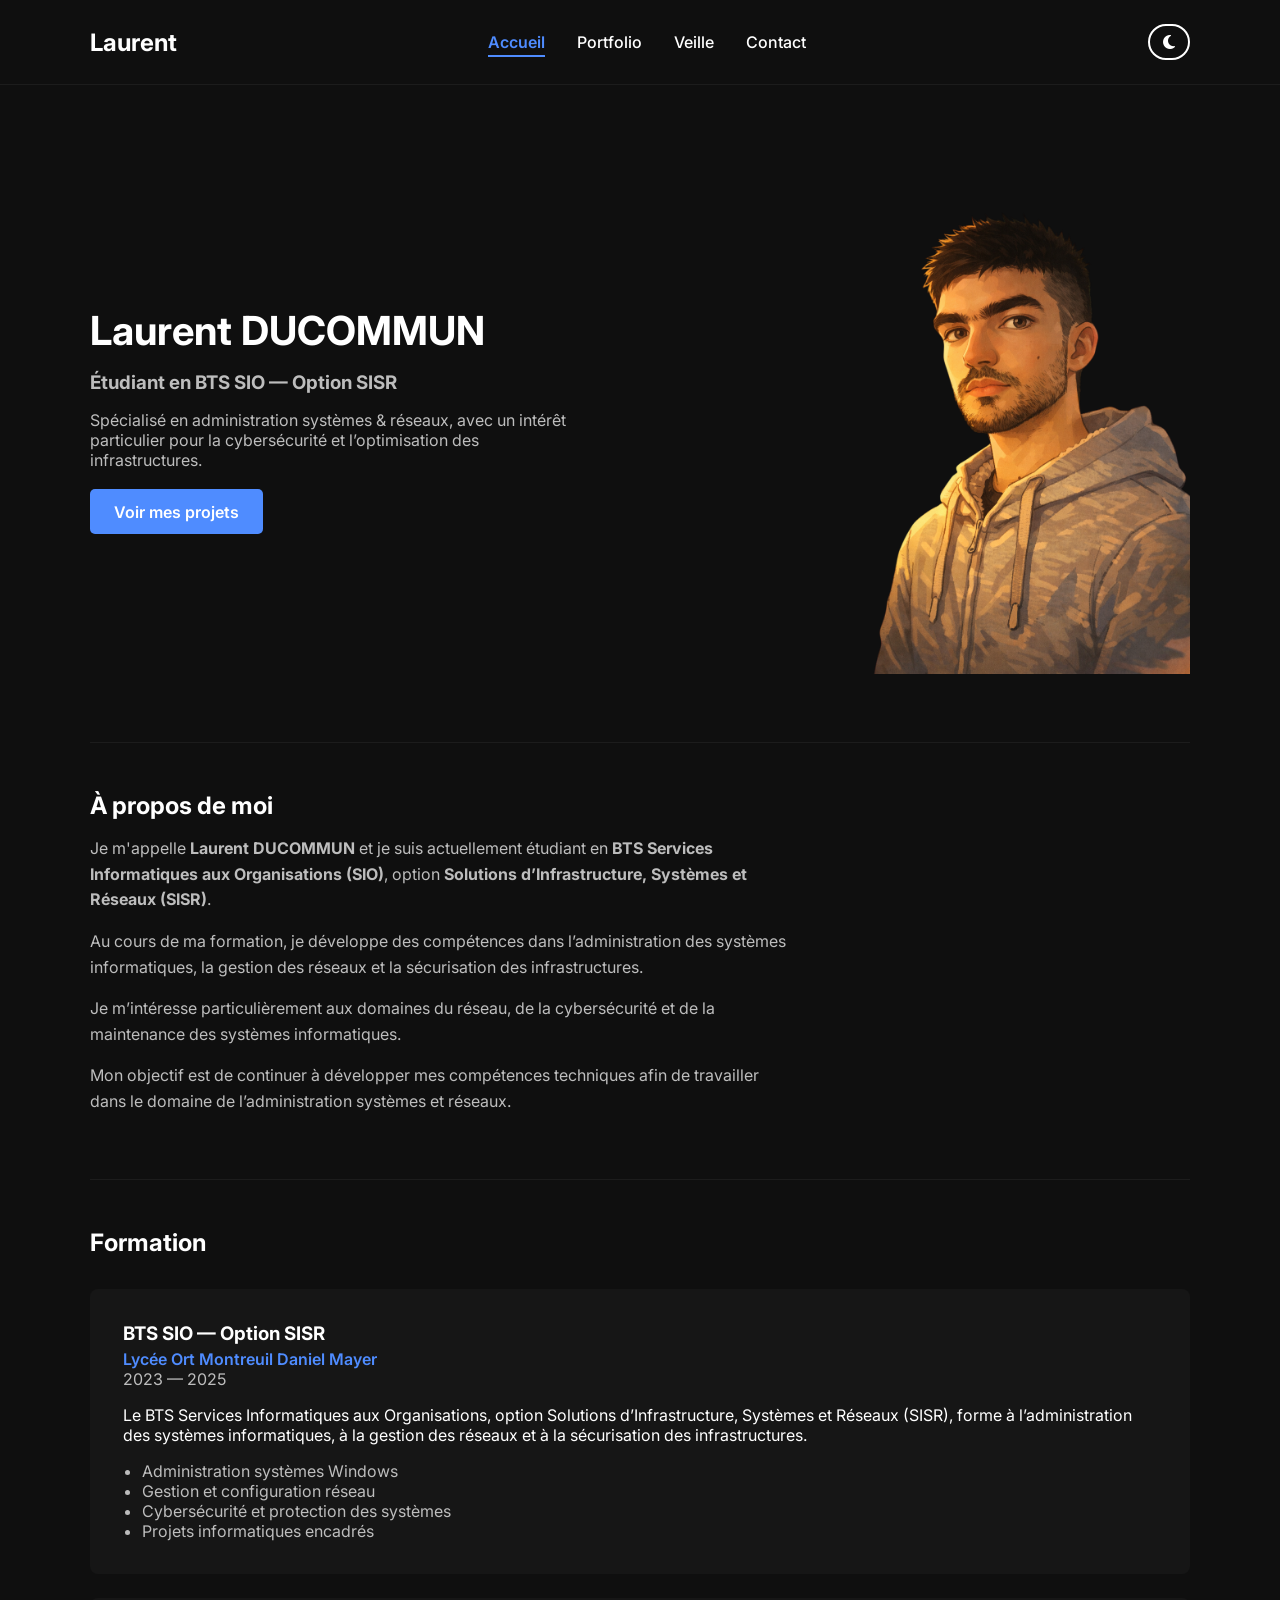
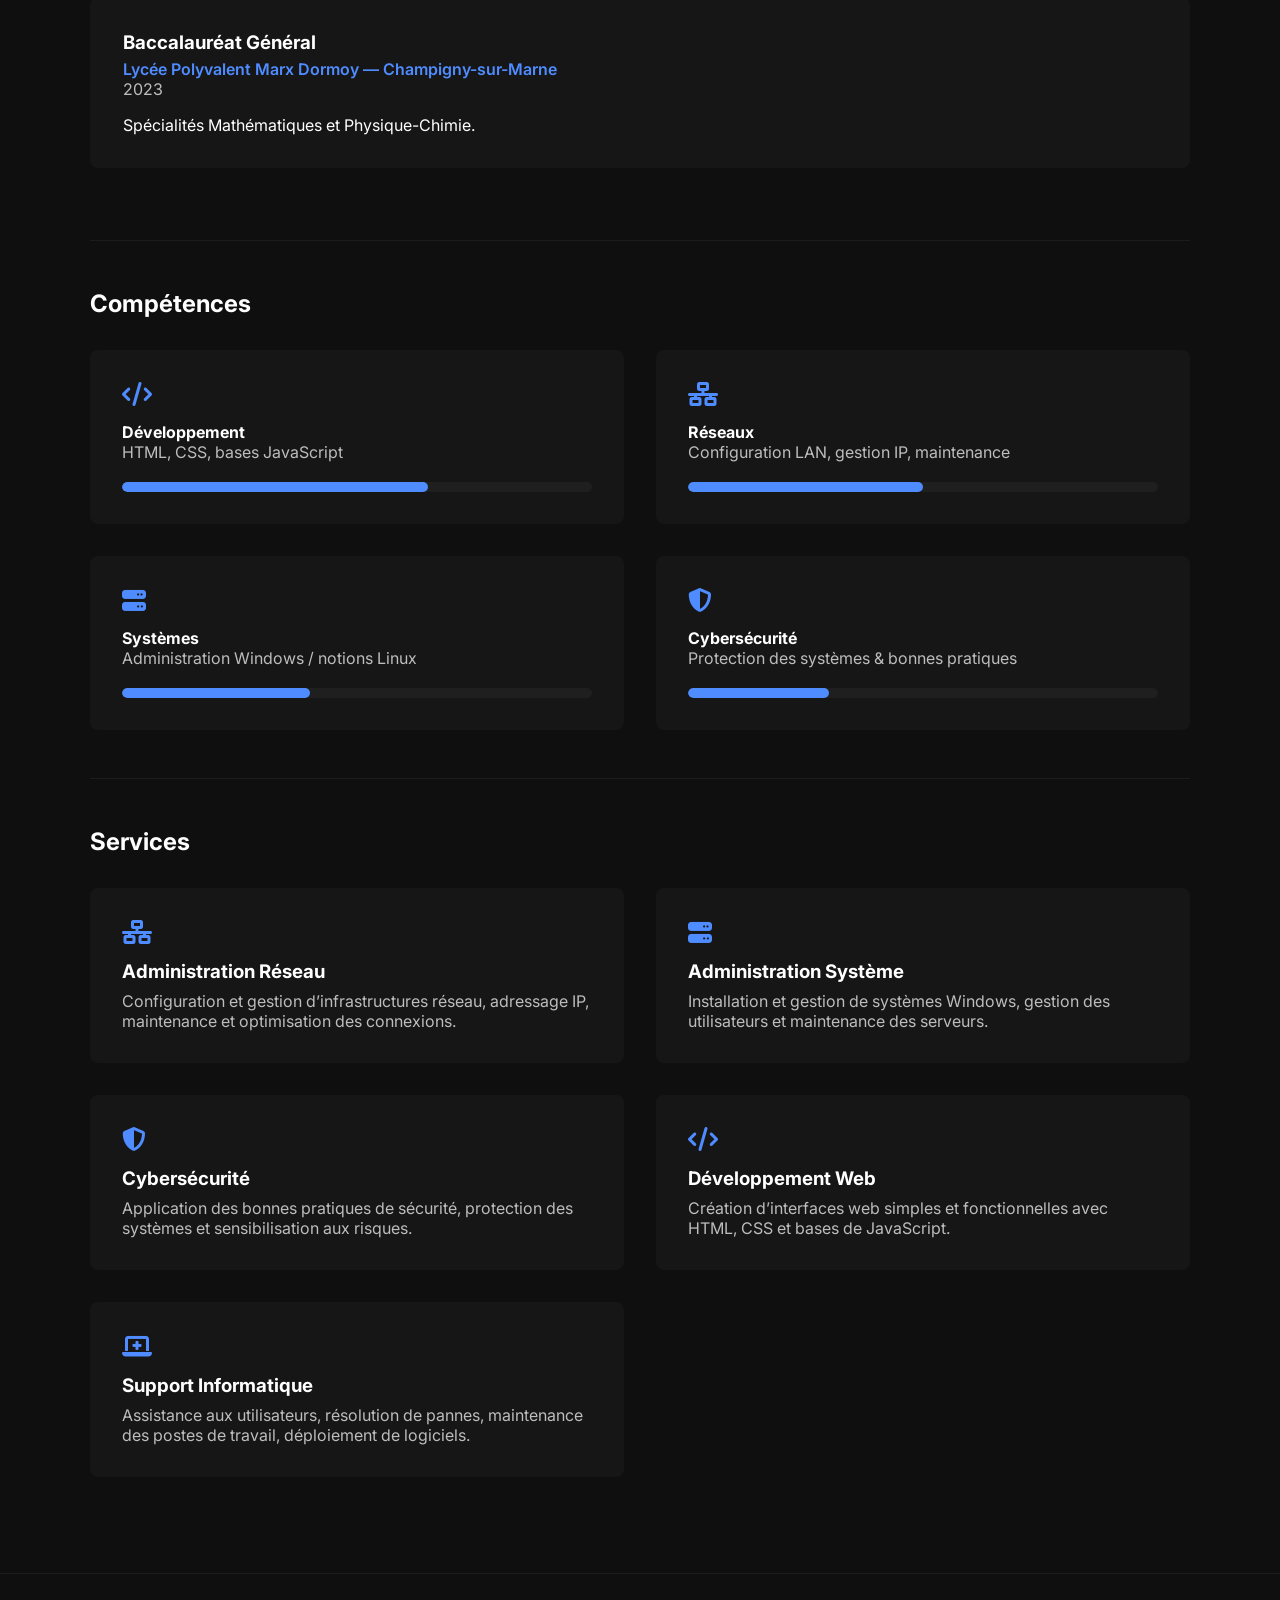
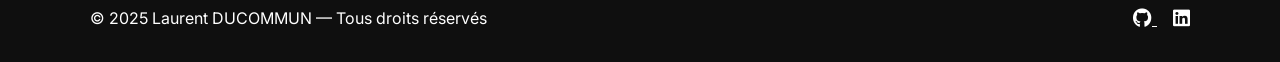
<file: index.html>
<!DOCTYPE html>
<html lang="fr">
<head>
    <meta charset="UTF-8">
    <meta name="viewport" content="width=device-width, initial-scale=1.0">
    <meta name="description" content="Portfolio de Laurent DUCOMMUN, étudiant en BTS SIO option SISR. Spécialisé en administration systèmes et réseaux, cybersécurité.">
    <title>Laurent DUCOMMUN | Portfolio</title>
    <link rel="icon" href="data:image/svg+xml,<svg xmlns='http://www.w3.org/2000/svg' viewBox='0 0 100 100'><text y='.9em' font-size='90'>💻</text></svg>">
    <link rel="stylesheet" href="style.css">
    <link rel="stylesheet" href="https://cdnjs.cloudflare.com/ajax/libs/font-awesome/6.6.0/css/all.min.css">
</head>

<body>

<header>
    <nav class="container navbar">
        <h2 class="logo-text">Laurent</h2>
        <ul class="nav-links">
            <li><a href="index.html" class="active">Accueil</a></li>
            <li><a href="portfolio.html">Portfolio</a></li>
            <li><a href="veille.html">Veille</a></li>
            <li><a href="contact.html">Contact</a></li>
        </ul>
        <button class="theme-toggle" id="themeToggle" aria-label="Changer de thème">
            <i class="fas fa-moon"></i>
        </button>
    </nav>
</header>

<main>

    <!-- HERO -->
    <section class="hero container">
        <div class="hero-left">
            <h1>Laurent DUCOMMUN</h1>
            <h3>Étudiant en BTS SIO — Option SISR</h3>
            <p>
                Spécialisé en administration systèmes & réseaux, 
                avec un intérêt particulier pour la cybersécurité 
                et l’optimisation des infrastructures.
            </p>

            <a href="portfolio.html" class="btn-primary">
                Voir mes projets
            </a>
        </div>

        <div class="hero-right">
            <img src="./images/Personne1.png" alt="Laurent">
        </div>
    </section>

    <!-- ABOUT -->
    <section class="about container">
    <h2>À propos de moi</h2>
        <div class="about-content">
            <p>
            Je m'appelle <strong>Laurent DUCOMMUN</strong> et je suis actuellement étudiant
            en <strong>BTS Services Informatiques aux Organisations (SIO)</strong>,
            option <strong>Solutions d’Infrastructure, Systèmes et Réseaux (SISR)</strong>.
            </p>
            <p>
            Au cours de ma formation, je développe des compétences dans
            l’administration des systèmes informatiques, la gestion des réseaux
            et la sécurisation des infrastructures.
            </p>
            <p>
            Je m’intéresse particulièrement aux domaines du réseau, de la
            cybersécurité et de la maintenance des systèmes informatiques.
            </p>
            <p>
            Mon objectif est de continuer à développer mes compétences techniques
            afin de travailler dans le domaine de l’administration systèmes
            et réseaux.
            </p>
        </div>
    </section>

    <!-- FORMATION / EDUCATION -->
    <section class="education fade-in">

    <h2>Formation</h2>
    
    <div class="education-card">
        <h3>BTS SIO — Option SISR</h3>

        <p class="education-school">
        Lycée Ort Montreuil Daniel Mayer
        </p>

        <p class="education-date">
        2023 — 2025
        </p>

        <p>
        Le BTS Services Informatiques aux Organisations, option
        Solutions d’Infrastructure, Systèmes et Réseaux (SISR),
        forme à l’administration des systèmes informatiques,
        à la gestion des réseaux et à la sécurisation des infrastructures.
        </p>

        <ul>
        <li>Administration systèmes Windows</li>
        <li>Gestion et configuration réseau</li>
        <li>Cybersécurité et protection des systèmes</li>
        <li>Projets informatiques encadrés</li>
        </ul>
    </div>

    <div class="education-card">
        <h3>Baccalauréat Général</h3>

        <p class="education-school">
        Lycée Polyvalent Marx Dormoy — Champigny-sur-Marne
        </p>

        <p class="education-date">
        2023
        </p>

        <p>
        Spécialités Mathématiques et Physique-Chimie.
        </p>
    </div>

    </section>

    <!-- SKILLS -->
    <section class="skills fade-in">
        <h2>Compétences</h2>

        <div class="skills-grid">
            <div class="skill-card">
                <i class="fa-solid fa-code"></i>
                <h4>Développement</h4>
                <p>HTML, CSS, bases JavaScript</p>
                <br>
                <div class="progress-bar">
                <div class="progress" style="width: 65%;"></div></div>
            </div>

            <div class="skill-card">
                <i class="fa-solid fa-network-wired"></i>
                <h4>Réseaux</h4>
                <p>Configuration LAN, gestion IP, maintenance</p>
                <br>
                <div class="progress-bar">
                <div class="progress" style="width:50%;"></div></div>
            </div>

            <div class="skill-card">
                <i class="fa-solid fa-server"></i>
                <h4>Systèmes</h4>
                <p>Administration Windows / notions Linux</p>
                <br>
                <div class="progress-bar">
                <div class="progress" style="width:40%;"></div></div>
            </div>

            <div class="skill-card">
                <i class="fa-solid fa-shield-halved"></i>
                <h4>Cybersécurité</h4>
                <p>Protection des systèmes & bonnes pratiques</p>
                <br>
                <div class="progress-bar">
                <div class="progress" style="width:30%;"></div></div>
            </div>
        </div>
    </section>

    <!-- SERVICE -->
    <section class="services fade-in">

        <h2>Services</h2>

            <div class="services-grid">

            <div class="service-card">
                <i class="fa-solid fa-network-wired"></i>
                <h3>Administration Réseau</h3>
                <p>
                Configuration et gestion d’infrastructures réseau,
                adressage IP, maintenance et optimisation des connexions.
                </p>

            </div>

            <div class="service-card">
                <i class="fa-solid fa-server"></i>
                <h3>Administration Système</h3>
                <p>
                Installation et gestion de systèmes Windows,
                gestion des utilisateurs et maintenance des serveurs.
                </p>
            </div>

            <div class="service-card">
                <i class="fa-solid fa-shield-halved"></i>
                <h3>Cybersécurité</h3>
                <p>
                Application des bonnes pratiques de sécurité,
                protection des systèmes et sensibilisation aux risques.
                </p>
            </div>

            <div class="service-card">
                <i class="fa-solid fa-code"></i>
                <h3>Développement Web</h3>
                <p>
                Création d’interfaces web simples et fonctionnelles
                avec HTML, CSS et bases de JavaScript.
                </p>
            </div>

            <div class="service-card">
                <i class="fa-solid fa-laptop-medical"></i>
                <h3>Support Informatique</h3>
                <p>
                Assistance aux utilisateurs, résolution de pannes, 
                maintenance des postes de travail, 
                déploiement de logiciels.
                </p>
            </div>

        </div>

    </section>

</main>

<footer>
    <div class="container footer-content">
        <p>© 2025 Laurent DUCOMMUN — Tous droits réservés</p>

        <div class="social-links">
            <a href="https://github.com/Guidelau814" target="_blank">
                <i class="fab fa-github"></i>
            </a>
            <a href="https://www.linkedin.com/in/laurent-ducommun-251586281" target="_blank">
                <i class="fab fa-linkedin"></i>
            </a>
        </div>
    </div>
</footer>

<script src="script.js"></script>

</body>
</html>
</file>
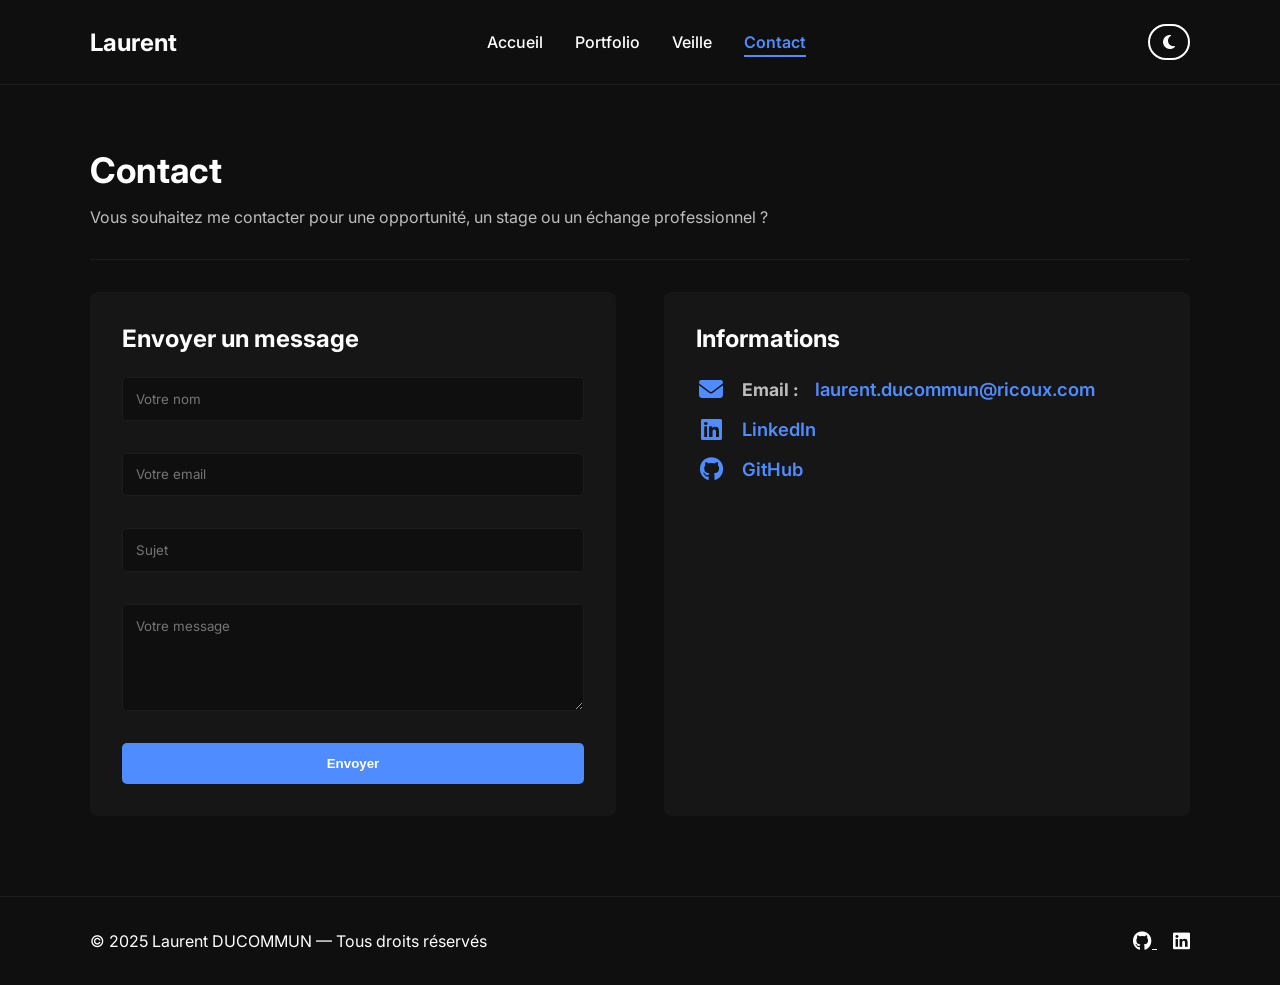
<file: contact.html>
<!DOCTYPE html>
<html lang="fr">
<head>
    <meta charset="UTF-8">
    <meta name="viewport" content="width=device-width, initial-scale=1.0">
    <meta name="description" content="Contactez Laurent DUCOMMUN - Étudiant en BTS SIO. Opportunités, stages et échanges professionnels.">
    <title>Contact | Laurent DUCOMMUN</title>
    <link rel="icon" href="data:image/svg+xml,<svg xmlns='http://www.w3.org/2000/svg' viewBox='0 0 100 100'><text y='.9em' font-size='90'>💻</text></svg>">
    <link rel="stylesheet" href="style.css">
    <link rel="stylesheet" href="https://cdnjs.cloudflare.com/ajax/libs/font-awesome/6.6.0/css/all.min.css">
</head>

<body>

<header>
    <nav class="container navbar">
        <h2 class="logo-text">Laurent</h2>
        <ul class="nav-links">
            <li><a href="index.html">Accueil</a></li>
            <li><a href="portfolio.html">Portfolio</a></li>
            <li><a href="veille.html">Veille</a></li>
            <li><a href="contact.html" class="active">Contact</a></li>
        </ul>
        <button class="theme-toggle" id="themeToggle" aria-label="Changer de thème">
            <i class="fas fa-moon"></i>
        </button>
    </nav>
</header>

<main class="container">

    <section class="contact-header">
        <h1>Contact</h1>
        <p>
            Vous souhaitez me contacter pour une opportunité, un stage ou un échange professionnel ?
        </p>
    </section>

    <section class="contact-content">

        <!-- FORMULAIRE -->
        <div class="contact-form">
            <h2>Envoyer un message</h2>

            <form action="https://formspree.io/f/mgopwdlb" method="POST">
                <input type="text" name="nom" placeholder="Votre nom" required>
                <input type="email" name="email" placeholder="Votre email" required>
                <input type="text" name="sujet" placeholder="Sujet" required>
                <textarea name="message" placeholder="Votre message" rows="5" required></textarea>
                <button type="submit">Envoyer</button>
            </form>
        </div>

        <!-- INFOS DIRECTES -->
        <div class="contact-info">
            <h2>Informations</h2>

            <p><i class="fa-solid fa-envelope"></i> <strong>Email :</strong> <a href="mailto:laurent.ducommun@ricoux.com">laurent.ducommun@ricoux.com</a> <!-- REMPLACE PAR TON EMAIL --></p>

            <p>
                <i class="fab fa-linkedin"></i>
                <a href="https://www.linkedin.com/in/laurent-ducommun-251586281" target="_blank">
                    LinkedIn
                </a>
            </p>

            <p>
                <i class="fab fa-github"></i>
                <a href="https://github.com/Guidelau814" target="_blank">
                    GitHub
                </a>
            </p>

        </div>

    </section>

</main>

<footer>
    <div class="container footer-content">
        <p>© 2025 Laurent DUCOMMUN — Tous droits réservés</p>

        <div class="social-links">
            <a href="https://github.com/Guidelau814" target="_blank">
                <i class="fab fa-github"></i>
            </a>
            <a href="https://www.linkedin.com/in/laurent-ducommun-251586281" target="_blank">
                <i class="fab fa-linkedin"></i>
            </a>
        </div>
    </div>
</footer>

<!-- BACK ON TOP -->

<button id="backToTop">⬆</button>

<script src="script.js"></script>

</body>
</html>
</file>
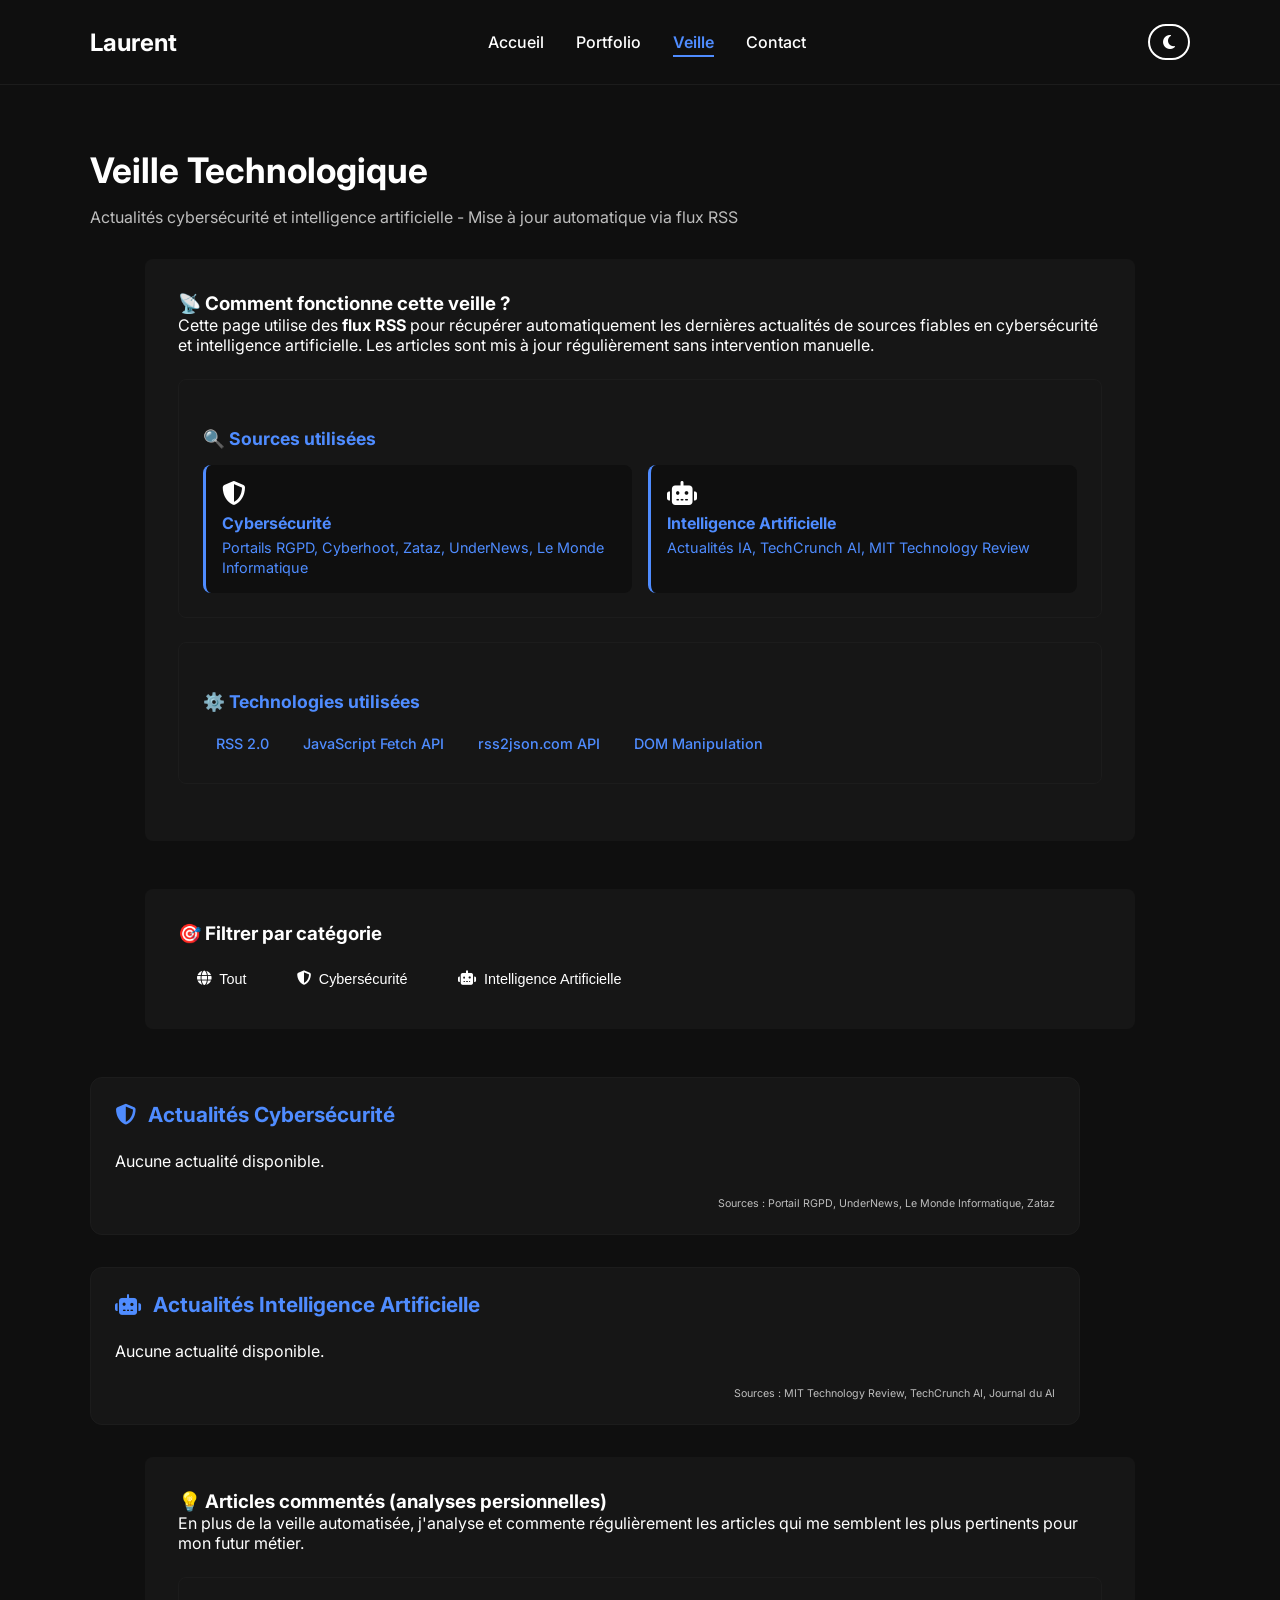
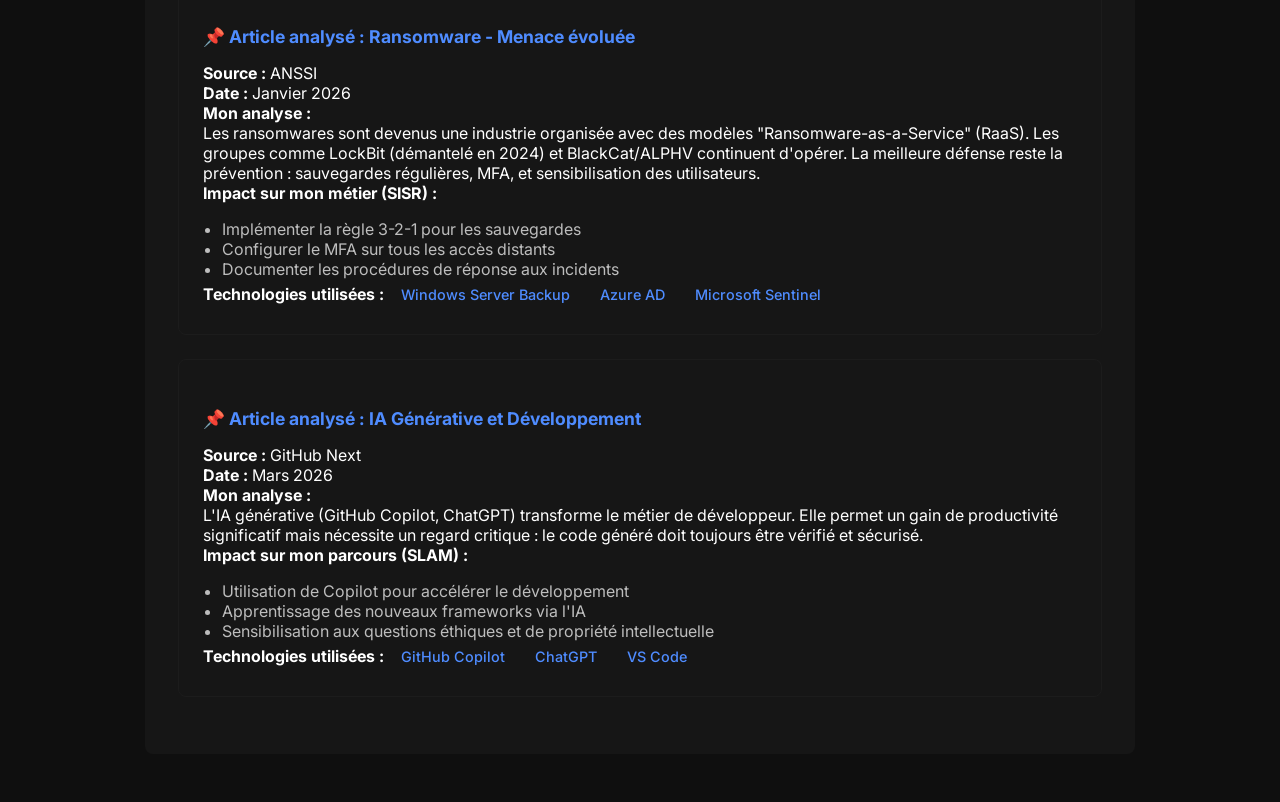
<file: veille.html>
<!DOCTYPE html>
<html lang="fr">
<head>
    <meta charset="UTF-8">
    <meta name="viewport" content="width=device-width, initial-scale=1.0">
    <meta name="description" content="Veille technologique de Laurent DUCOMMUN - Cybersécurité et Intelligence Artificielle">
    <title>Veille Technologique | Laurent DUCOMMUN</title>
    <link rel="icon" href="data:image/svg+xml,<svg xmlns='http://www.w3.org/2000/svg' viewBox='0 0 100 100'><text y='.9em' font-size='90'>💻</text></svg>">
    <link rel="stylesheet" href="style.css">
    <link rel="stylesheet" href="https://cdnjs.cloudflare.com/ajax/libs/font-awesome/6.6.0/css/all.min.css">
</head>

<body>

<header>
    <nav class="container navbar">
        <h2 class="logo-text">Laurent</h2>
        <ul class="nav-links">
            <li><a href="index.html">Accueil</a></li>
            <li><a href="portfolio.html">Portfolio</a></li>
            <li><a href="veille.html" class="active">Veille</a></li>
            <li><a href="contact.html">Contact</a></li>
        </ul>
        <button class="theme-toggle" id="themeToggle" aria-label="Changer de thème">
            <i class="fas fa-moon"></i>
        </button>
    </nav>
</header>

<main class="container">

    <section class="portfolio-header">
        <h1>Veille Technologique</h1>
        <p>Actualités cybersécurité et intelligence artificielle - Mise à jour automatique via flux RSS</p>
    </section>

    <!-- EXPLICATION -->
    <section class="experience-card fade-in">
        <h3>📡 Comment fonctionne cette veille ?</h3>
        
        <p>
        Cette page utilise des <strong>flux RSS</strong> pour récupérer automatiquement les dernières actualités 
        de sources fiables en cybersécurité et intelligence artificielle. Les articles sont mis à jour 
        régulièrement sans intervention manuelle.
        </p>

        <div class="company-details">
            <h4>🔍 Sources utilisées</h4>
            <div class="sources-grid">
                <div class="source-item">
                    <i class="fas fa-shield-alt"></i>
                    <strong>Cybersécurité</strong>
                    <span>Portails RGPD, Cyberhoot, Zataz, UnderNews, Le Monde Informatique</span>
                </div>
                <div class="source-item">
                    <i class="fas fa-robot"></i>
                    <strong>Intelligence Artificielle</strong>
                    <span>Actualités IA, TechCrunch AI, MIT Technology Review</span>
                </div>
            </div>
        </div>

        <div class="company-details">
            <h4>⚙️ Technologies utilisées</h4>
            <div class="tech-grid">
                <span class="tech-tag">RSS 2.0</span>
                <span class="tech-tag">JavaScript Fetch API</span>
                <span class="tech-tag">rss2json.com API</span>
                <span class="tech-tag">DOM Manipulation</span>
            </div>
        </div>
    </section>

    <!-- FILTRES -->
    <section class="experience-card fade-in">
        <h3>🎯 Filtrer par catégorie</h3>
        <div class="filter-buttons">
            <button class="filter-btn active" data-filter="all">
                <i class="fas fa-globe"></i> Tout
            </button>
            <button class="filter-btn" data-filter="cybersecurite">
                <i class="fas fa-shield-alt"></i> Cybersécurité
            </button>
            <button class="filter-btn" data-filter="ia">
                <i class="fas fa-robot"></i> Intelligence Artificielle
            </button>
        </div>
    </section>

    <!-- CYBERSECURITE -->
    <section class="feed-section fade-in" data-category="cybersecurite">
        <h3 class="section-title">
            <i class="fas fa-shield-alt"></i> Actualités Cybersécurité
        </h3>
        <div class="rss-feed" id="cybersecurite-feed">
            <div class="loading">
                <i class="fas fa-spinner fa-spin"></i> Chargement des actualités...
            </div>
        </div>
        <div class="feed-sources">
            <small>Sources : Portail RGPD, UnderNews, Le Monde Informatique, Zataz</small>
        </div>
    </section>

    <!-- IA -->
    <section class="feed-section fade-in" data-category="ia">
        <h3 class="section-title">
            <i class="fas fa-robot"></i> Actualités Intelligence Artificielle
        </h3>
        <div class="rss-feed" id="ia-feed">
            <div class="loading">
                <i class="fas fa-spinner fa-spin"></i> Chargement des actualités...
            </div>
        </div>
        <div class="feed-sources">
            <small>Sources : MIT Technology Review, TechCrunch AI, Journal du AI</small>
        </div>
    </section>
    
    <!-- ARTICLES COMMENTES -->
    <section class="experience-card fade-in">
        <h3>💡 Articles commentés (analyses persionnelles)</h3>
        
        <p>
        En plus de la veille automatisée, j'analyse et commente régulièrement les articles 
        qui me semblent les plus pertinents pour mon futur métier.
        </p>

        <!-- Article example -->
        <div class="company-details">
            <h4>📌 Article analysé : Ransomware - Menace évoluée</h4>
            <p>
            <strong>Source :</strong> ANSSI<br>
            <strong>Date :</strong> Janvier 2026
            </p>
            <p>
            <strong>Mon analyse :</strong><br>
            Les ransomwares sont devenus une industrie organisée avec des modèles 
            "Ransomware-as-a-Service" (RaaS). Les groupes comme LockBit (démantelé en 2024) 
            et BlackCat/ALPHV continuent d'opérer. La meilleure défense reste la prévention 
            : sauvegardes régulières, MFA, et sensibilisation des utilisateurs.
            </p>
            <p>
            <strong>Impact sur mon métier (SISR) :</strong>
            </p>
            <ul>
                <li>Implémenter la règle 3-2-1 pour les sauvegardes</li>
                <li>Configurer le MFA sur tous les accès distants</li>
                <li>Documenter les procédures de réponse aux incidents</li>
            </ul>
            <p>
            <strong>Technologies utilisées :</strong>
            <span class="tech-tag">Windows Server Backup</span>
            <span class="tech-tag">Azure AD</span>
            <span class="tech-tag">Microsoft Sentinel</span>
            </p>
        </div>

        <div class="company-details">
            <h4>📌 Article analysé : IA Générative et Développement</h4>
            <p>
            <strong>Source :</strong> GitHub Next<br>
            <strong>Date :</strong> Mars 2026
            </p>
            <p>
            <strong>Mon analyse :</strong><br>
            L'IA générative (GitHub Copilot, ChatGPT) transforme le métier de développeur. 
            Elle permet un gain de productivité significatif mais nécessite un regard critique 
            : le code généré doit toujours être vérifié et sécurisé.
            </p>
            <p>
            <strong>Impact sur mon parcours (SLAM) :</strong>
            </p>
            <ul>
                <li>Utilisation de Copilot pour accélérer le développement</li>
                <li>Apprentissage des nouveaux frameworks via l'IA</li>
                <li>Sensibilisation aux questions éthiques et de propriété intellectuelle</li>
            </ul>
            <p>
            <strong>Technologies utilisées :</strong>
            <span class="tech-tag">GitHub Copilot</span>
            <span class="tech-tag">ChatGPT</span>
            <span class="tech-tag">VS Code</span>
            </p>
        </div>
    </section>

</main>

<!-- RSS FEED SCRIPT -->
<script>
// Configuration des flux RSS
const rssFeeds = {
    cybersecurite: [
        {
            url: 'https://feeds.feedburner.com/UnderNews',
            name: 'UnderNews'
        },
        {
            url: 'https://www.lemondeinformatique.fr/flux-rss/ressources/securite/rss.xml',
            name: 'Le Monde Informatique'
        },
        {
            url: 'https://www.zataz.com/feed/',
            name: 'Zataz'
        }
    ],
    ia: [
        {
            url: 'https://www.technologyreview.com/feed/',
            name: 'MIT Tech Review'
        },
        {
            url: 'https://techcrunch.com/category/artificial-intelligence/feed/',
            name: 'TechCrunch AI'
        },
        {
            url: 'https://avenuedelia.com/fr/actu/rss/',
            name: 'Avenue Délia'
        },
        {
            url: 'https://www.marktechpost.com/feed/',
            name: 'MarkTechPost'
        },
        {
            url: 'https://roia.centre-mersenne.org/fr/latest/feed/roia/',
            name: 'Revue IA'
        }
    ]
};

// Fonction pour charger un flux RSS via allorigins.win
async function loadRSSFeed(containerId, feeds) {
    const container = document.getElementById(containerId);

    try {
        let allItems = [];

        const promises = feeds.map(feed => {
            const apiUrl = `https://api.allorigins.win/get?url=${encodeURIComponent(feed.url)}`;
            return fetch(apiUrl)
                .then(res => res.json())
                .then(data => {
                    const parser = new DOMParser();
                    const xml = parser.parseFromString(data.contents, "text/xml");
                    const items = xml.querySelectorAll("item");

                    return Array.from(items).slice(0, 5).map(item => ({
                        title: item.querySelector("title")?.textContent,
                        link: item.querySelector("link")?.textContent,
                        pubDate: item.querySelector("pubDate")?.textContent,
                        description: item.querySelector("description")?.textContent,
                        source: feed.name
                    }));
                })
                .catch(() => []);
        });

        const results = await Promise.all(promises);
        results.forEach(r => allItems.push(...r));

        // Trier
        allItems.sort((a, b) => new Date(b.pubDate) - new Date(a.pubDate));

        // Limite
        allItems = allItems.slice(0, 10);

        if (allItems.length === 0) {
            container.innerHTML = "<p>Aucune actualité disponible.</p>";
            return;
        }

        let html = '<div class="articles-grid">';
        allItems.forEach(item => {
            const date = new Date(item.pubDate);
            const dateStr = date.toLocaleDateString("fr-FR");

            let description = item.description || "";
            description = description.replace(/<[^>]*>/g, "");
            description = description.substring(0, 120) + "...";

            html += `
                <article class="rss-article">
                    <span>${item.source}</span>
                    <h4><a href="${item.link}" target="_blank">${item.title}</a></h4>
                    <p>${description}</p>
                    <small>${dateStr}</small>
                </article>
            `;
        });

        html += "</div>";
        container.innerHTML = html;

    } catch (error) {
        console.error(error);
        container.innerHTML = "<p>Erreur de chargement</p>";
    }
}

// Filtrage des sections
document.addEventListener('DOMContentLoaded', () => {
    // Charger les flux RSS
    loadRSSFeed('cybersecurite-feed', rssFeeds.cybersecurite);
    loadRSSFeed('ia-feed', rssFeeds.ia);
    
    // Filtrage par catégorie
    const filterButtons = document.querySelectorAll('.filter-btn');
    const feedSections = document.querySelectorAll('.feed-section');
    
    filterButtons.forEach(button => {
        button.addEventListener('click', () => {
            // Mettre à jour les boutons actifs
            filterButtons.forEach(btn => btn.classList.remove('active'));
            button.classList.add('active');
            
            const filter = button.dataset.filter;
            
            // Filtrer les sections
            feedSections.forEach(section => {
                if (filter === 'all') {
                    section.style.display = 'block';
                } else if (section.dataset.category === filter) {
                    section.style.display = 'block';
                } else {
                    section.style.display = 'none';
                }
            });
        });
    });
});

// Fallback si rss2json ne fonctionne pas
setTimeout(() => {
    const csFeed = document.getElementById('cybersecurite-feed');
    const iaFeed = document.getElementById('ia-feed');
    
    if (csFeed && csFeed.querySelector('.loading')) {
        csFeed.innerHTML = `
            <div class="fallback-message">
                <p><i class="fas fa-info-circle"></i> Les flux RSS utilisent un service externe. 
                Si les actualités ne chargent pas, vérifiez votre connexion.</p>
                <div class="manual-links">
                    <p>Liens directs vers les sources :</p>
                    <ul>
                        <li><a href="https://undernews.info" target="_blank">UnderNews</a></li>
                        <li><a href="https://www.zataz.com" target="_blank">Zataz</a></li>
                        <li><a href="https://www.lemondeinformatique.fr" target="_blank">Le Monde Informatique</a></li>
                    </ul>
                </div>
            </div>
        `;
    }
    
    if (iaFeed && iaFeed.querySelector('.loading')) {
        iaFeed.innerHTML = `
            <div class="fallback-message">
                <p><i class="fas fa-info-circle"></i> Les flux RSS utilisent un service externe.</p>
                <div class="manual-links">
                    <p>Liens directs vers les sources :</p>
                    <ul>
                        <li><a href="https://www.technologyreview.com" target="_blank">MIT Technology Review</a></li>
                        <li><a href="https://techcrunch.com/category/artificial-intelligence/" target="_blank">TechCrunch AI</a></li>
                    </ul>
                </div>
            </div>
        `;
    }
}, 5000);
</script>

<!-- FADE IN -->
<script src="script.js"></script>

<!-- BACK ON TOP -->
<button id="backToTop">⬆</button>

</body>
</html>
</file>
<file: style.css>
@import url('https://fonts.googleapis.com/css2?family=Inter:wght@300;400;600;700&display=swap');

/* SCROLLBAR PERSONNALISÉE */
::-webkit-scrollbar {
    width: 10px;
}

::-webkit-scrollbar-track {
    background: var(--bg-color);
}

::-webkit-scrollbar-thumb {
    background: var(--accent-color);
    border-radius: 5px;
}

::-webkit-scrollbar-thumb:hover {
    background: var(--accent-hover);
}

/* CSS VARIABLES - THEMES */
:root {
    --bg-color: #0f0f0f;
    --text-color: #ffffff;
    --text-secondary: #bdbdbd;
    --card-bg: #161616;
    --border-color: #1c1c1c;
    --accent-color: #4f8cff;
    --accent-hover: #3a6edc;
    --progress-bg: #1f1f1f;
}

/* DAY THEME */
[data-theme="day"] {
    --bg-color: #ffffff;
    --text-color: #1a1a1a;
    --text-secondary: #555555;
    --card-bg: #f5f5f5;
    --border-color: #e0e0e0;
    --accent-color: #4f8cff;
    --accent-hover: #3a6edc;
    --progress-bg: #e0e0e0;
}

*{
    margin:0;
    padding:0;
    box-sizing:border-box;
}

body{
    font-family:'Inter', sans-serif;
    background-color:var(--bg-color);
    color:var(--text-color);
    transition: background-color 0.3s, color 0.3s;
}

/* CONTAINER */
.container{
    width:min(90%,1100px);
    margin:auto;
}

/* FADE-IN */

.fade-in {
    width:min(90%,1100px);
    margin:auto;
    opacity: 0;
    transform: translateY(20px);
    transition: all 0.8s ease;
}

.fade-in.show {
    opacity: 1;
    transform: translateY(0);
}

/* NAVBAR */
header{
    padding:1.5rem 0;
    position: sticky;
    top: 0;
    background-color:var(--bg-color);
    z-index:1000;
    transition: background-color 0.3s;
    border-bottom:1px solid var(--border-color);
}

.navbar{
    display:flex;
    justify-content:space-between;
    align-items:center;
}

.logo-text{
    font-weight:700;
}

.nav-links{
    display:flex;
    gap:2rem;
    list-style:none;
}

.nav-links a{
    text-decoration:none;
    color:var(--text-color);
    font-weight:500;
    transition:0.3s;
}

.nav-links a:hover{
    color:var(--accent-color);
}

/* NAVIGATION ACTIVE */

.nav-links a.active{
color:var(--accent-color);
font-weight:600;
border-bottom:2px solid var(--accent-color);
padding-bottom:3px;
}

/* THEME TOGGLE */
.theme-toggle{
    background:none;
    border:2px solid var(--text-color);
    color:var(--text-color);
    padding:0.5rem 0.8rem;
    border-radius:20px;
    cursor:pointer;
    font-size:1rem;
    transition:all 0.3s ease;
    display:flex;
    align-items:center;
    gap:0.5rem;
}

.theme-toggle:hover{
    background-color:var(--accent-color);
    border-color:var(--accent-color);
}

.navbar .theme-toggle{
    margin-left:2rem;
}

/* HERO */
.hero{
    display:flex;
    justify-content:space-between;
    align-items:center;
    padding:4rem 0;
    gap:3rem;
}

.hero-left h1{
    font-size:2.5rem;
    margin-bottom:1rem;
}

.hero-left h3{
    color:var(--text-secondary);
    margin-bottom:1rem;
}

.hero-left p{
    color:var(--text-secondary);
    margin-bottom:2rem;
    max-width:500px;
}

.hero-right img{
    width:350px;
}

/* BUTTON */
.btn-primary{
    background-color:var(--accent-color);
    padding:0.8rem 1.5rem;
    text-decoration:none;
    color:#fff;
    border-radius:5px;
    font-weight:600;
    transition:0.3s;
}

.btn-primary:hover{
    background-color:var(--accent-hover);
}

/* PROJECT BUTTON */
.project-button{
    background-color:var(--accent-color);
    padding:0.8rem 1.5rem;
    text-decoration:none;
    color:#fff;
    border-radius:5px;
    font-weight:600;
    transition:0.3s;
    border:none;
    cursor:pointer;
    margin-top:1rem;
}

.project-button:hover{
    background-color:var(--accent-hover);
}

/* ABOUT */
.about{
    padding:3rem 0;
    border-top:1px solid var(--border-color);
}

.about h2{
    margin-bottom:1rem;
}

.about p{
    color:var(--text-secondary);
    max-width:700px;
}

.about-content{
max-width:700px;
}

.about-content p{
margin-bottom:1rem;
color:var(--text-secondary);
line-height:1.6;
}

/* ===== EDUCATION ===== */

.education{
padding:3rem 0;
border-top:1px solid var(--border-color);
}

.education h2{
margin-bottom:2rem;
}

.education-card{
background-color:var(--card-bg);
padding:2rem;
border-radius:8px;
transition:all 0.3s ease;
border:1px solid transparent;
margin-bottom:1.5rem;
}

.education-card:hover{
transform:translateY(-6px);
}

.education-school{
color:var(--accent-color);
font-weight:600;
margin-top:0.3rem;
}

.education-date{
color:var(--text-secondary);
margin-bottom:1rem;
}

.education ul{
margin-top:1rem;
padding-left:1.2rem;
color:var(--text-secondary);
}

/* TIMELINE VISUELLE */
.timeline {
    position: relative;
    padding-left: 30px;
}

.timeline::before {
    content: '';
    position: absolute;
    left: 0;
    top: 0;
    height: 100%;
    width: 3px;
    background: var(--accent-color);
    border-radius: 3px;
}

.timeline-item {
    position: relative;
    margin-bottom: 2rem;
    padding-left: 20px;
}

.timeline-item::before {
    content: '';
    position: absolute;
    left: -33px;
    top: 5px;
    width: 14px;
    height: 14px;
    background: var(--accent-color);
    border-radius: 50%;
    border: 3px solid var(--bg-color);
}

.timeline-date {
    font-size: 0.9rem;
    color: var(--accent-color);
    font-weight: 600;
    margin-bottom: 0.5rem;
}

.timeline-title {
    font-size: 1.1rem;
    font-weight: 600;
    margin-bottom: 0.3rem;
}

.timeline-subtitle {
    color: var(--text-secondary);
    font-size: 0.95rem;
    margin-bottom: 0.5rem;
}

.timeline-description {
    color: var(--text-secondary);
    font-size: 0.9rem;
}

/* SKILLS */
.skills{
    padding:3rem 0;
    border-top:1px solid var(--border-color);
}

.skills h2{
    margin-bottom:2rem;
}

.skills-grid{
    display:grid;
    grid-template-columns:repeat(2,1fr);
    gap:2rem;
}

.skill-card{
    background-color:var(--card-bg);
    padding:2rem;
    border-radius:8px;
    transition:0.3s;
}

.skill-card:hover{
transform:translateY(-6px);
border:1px solid var(--accent-color);
box-shadow:0 8px 25px rgba(0,0,0,0.4);
}

.skill-card i{
    font-size:1.5rem;
    margin-bottom:1rem;
    color:var(--accent-color);
}

.skill-card p{
    color:var(--text-secondary);
}

.skill-card:hover{
    transform:translateY(-5px);
}

/* SKILLS PROGRESS BARS */

.skills-section{
    padding:3rem 0;
    border-top:1px solid var(--border-color);
}

.skills-section h2{
    margin-bottom:2rem;
}

.skill{
    margin-bottom:1.5rem;
}

.skill p{
    margin-bottom:0.5rem;
    font-weight:600;
}

.progress-bar{
    width:100%;
    height:10px;
    background-color:var(--progress-bg);
    border-radius:5px;
    overflow:hidden;
}

.progress{
    height:100%;
    background-color:var(--accent-color);
    border-radius:5px;
    transition:0.5s ease;
}

/* BADGES DE COMPÉTENCES (Style Pill) */
.skill-badges {
    display: flex;
    flex-wrap: wrap;
    gap: 0.5rem;
    margin-top: 1rem;
}

.skill-badge {
    display: inline-block;
    padding: 0.4rem 0.8rem;
    background-color: var(--accent-color);
    color: #fff;
    border-radius: 20px;
    font-size: 0.85rem;
    font-weight: 500;
    transition: all 0.3s ease;
}

.skill-badge:hover {
    background-color: var(--accent-hover);
    transform: translateY(-2px);
}

.skill-badge.outline {
    background-color: transparent;
    border: 2px solid var(--accent-color);
    color: var(--accent-color);
}

.skill-badge.outline:hover {
    background-color: var(--accent-color);
    color: #fff;
}

/* SERVICES */

.services{
padding:3rem 0;
border-top:1px solid var(--border-color);
}

.services h2{
margin-bottom:2rem;
}

.services-grid{
display:grid;
grid-template-columns:repeat(2,1fr);
gap:2rem;
}

.service-card{
background-color:var(--card-bg);
padding:2rem;
border-radius:8px;
transition:0.3s;
}

.service-card i{
font-size:1.5rem;
color:var(--accent-color);
margin-bottom:1rem;
}

.service-card p{
color:var(--text-secondary);
margin-top:0.5rem;
}

.service-card:hover{
transform:translateY(-6px);
}

/* TECH TAGS */
.tech-tag {
    display: inline-block;
    padding: 4px 10px;
    margin: 3px;
    background: var(--primary);
    color: var(--bg);
    border-radius: 15px;
    font-size: 0.8rem;
    font-weight: 500;
}

/* RSS FEED STYLES */
.sources-grid {
    display: grid;
    grid-template-columns: repeat(auto-fit, minmax(250px, 1fr));
    gap: 1rem;
    margin-top: 1rem;
}

.source-item {
    background: var(--bg-color);
    padding: 1rem;
    border-radius: 8px;
    border-left: 3px solid var(--accent-color);
}

.source-item i {
    font-size: 1.5rem;
    margin-bottom: 0.5rem;
    color: var(--primary);
}

.source-item strong {
    display: block;
    color: var(--accent-color);
    margin-bottom: 0.25rem;
}

.source-item span {
    font-size: 0.85rem;
    color: var(--text-secondary);
}

.tech-grid {
    display: flex;
    flex-wrap: wrap;
    gap: 0.5rem;
    margin-top: 0.5rem;
}

/* FILTER BUTTONS */
.filter-buttons {
    display: flex;
    gap: 0.75rem;
    flex-wrap: wrap;
    margin-top: 1rem;
}

.filter-btn {
    padding: 0.6rem 1.2rem;
    border: 2px solid var(--primary);
    background: transparent;
    color: var(--primary);
    border-radius: 25px;
    cursor: pointer;
    font-size: 0.9rem;
    font-weight: 500;
    transition: all 0.3s ease;
    display: flex;
    align-items: center;
    gap: 0.5rem;
}

.filter-btn:hover,
.filter-btn.active {
    background: var(--primary);
    color: var(--bg);
}

.filter-btn i {
    font-size: 0.9rem;
}

/* FEED SECTIONS */
.feed-section {
    margin: 2rem 0;
    padding: 1.5rem;
    background: var(--card-bg);
    border: 1px solid var(--border-color);
    border-radius: 12px;
}

.section-title {
    color: var(--accent-color);
    font-size: 1.3rem;
    margin-bottom: 1.5rem;
    display: flex;
    align-items: center;
    gap: 0.75rem;
}

.section-title i {
    color: var(--primary);
}

.feed-sources {
    margin-top: 1.5rem;
    text-align: right;
    color: var(--text-secondary);
    font-size: 0.8rem;
}

/* RSS ARTICLES GRID */
.articles-grid {
    display: grid;
    grid-template-columns: repeat(auto-fill, minmax(300px, 1fr));
    gap: 1rem;
    width: 100%;
    max-width: 100%;
}

/* RSS FEED CONTAINER */
.rss-feed {
    width: 100%;
}

.rss-article {
    background: var(--bg-color);
    border-radius: 10px;
    padding: 1.25rem;
    border: 1px solid var(--border-color);
    transition: transform 0.3s ease, box-shadow 0.3s ease;
}

.rss-article:hover {
    transform: translateY(-3px);
    box-shadow: 0 8px 25px rgba(0, 0, 0, 0.1);
}

.article-header {
    display: flex;
    justify-content: space-between;
    align-items: center;
    margin-bottom: 0.75rem;
    font-size: 0.75rem;
}

.article-source {
    background: var(--primary);
    color: var(--bg);
    padding: 3px 8px;
    border-radius: 12px;
    font-weight: 500;
}

.article-date {
    color: var(--text-secondary);
}

.article-title {
    font-size: 1rem;
    margin-bottom: 0.5rem;
    line-height: 1.4;
}

.article-title a {
    color: var(--text-color);
    text-decoration: none;
    transition: color 0.3s;
}

.article-title a:hover {
    color: var(--primary);
}

.article-description {
    font-size: 0.85rem;
    color: var(--text-secondary);
    margin-bottom: 0.75rem;
    line-height: 1.5;
}

.read-more {
    display: inline-flex;
    align-items: center;
    gap: 0.4rem;
    color: var(--primary);
    font-size: 0.85rem;
    font-weight: 500;
    text-decoration: none;
    transition: gap 0.3s;
}

.read-more:hover {
    gap: 0.6rem;
}

.read-more i {
    font-size: 0.75rem;
}

/* LOADING & MESSAGES */
.loading {
    text-align: center;
    padding: 2rem;
    color: var(--text-secondary);
}

.loading i {
    font-size: 1.5rem;
    margin-bottom: 0.5rem;
}

.no-data {
    text-align: center;
    padding: 2rem;
    color: var(--text-secondary);
    font-style: italic;
}

.error-message {
    text-align: center;
    padding: 1.5rem;
    background: rgba(239, 68, 68, 0.1);
    border-radius: 8px;
    color: #ef4444;
}

.error-message i {
    font-size: 2rem;
    margin-bottom: 0.5rem;
}

.retry-btn {
    margin-top: 1rem;
    padding: 0.5rem 1rem;
    background: #ef4444;
    color: white;
    border: none;
    border-radius: 5px;
    cursor: pointer;
}

.fallback-message {
    padding: 1.5rem;
    background: var(--bg-color);
    border-radius: 8px;
    text-align: center;
}

.fallback-message i {
    color: var(--primary);
    margin-right: 0.5rem;
}

.manual-links {
    margin-top: 1rem;
    text-align: left;
    display: inline-block;
}

.manual-links ul {
    list-style: none;
    padding: 0;
    margin-top: 0.5rem;
}

.manual-links li {
    margin: 0.3rem 0;
}

.manual-links a {
    color: var(--primary);
}

/* SKILLS LIST */
.skills-list {
    list-style: none;
    padding: 0;
}

.skills-list li {
    padding: 0.5rem 0;
    display: flex;
    align-items: center;
    gap: 0.75rem;
    color: var(--text-color);
}

.skills-list i {
    color: var(--primary);
}

/* BACK ON TOP */

#backToTop {
    position: fixed;
    bottom: 30px;
    right: 30px;
    background: #00adb5;
    color: white;
    border: none;
    padding: 10px 15px;
    border-radius: 8px;
    cursor: pointer;
    display: none;
}

#backToTop:hover {
    background: #008b92;
}

/* FOOTER */
footer{
    border-top:1px solid var(--border-color);
    padding:2rem 0;
    margin-top:3rem;
}

.footer-content{
    display:flex;
    justify-content:space-between;
    align-items:center;
}

.social-links a{
    color:var(--text-color);
    margin-left:1rem;
    font-size:1.2rem;
    transition:0.3s;
}

.social-links a:hover{
    color:var(--accent-color);
}

/* RESPONSIVE */
@media(max-width:768px){
    .hero{
        flex-direction:column;
        text-align:center;
    }

    .skills-grid{
        grid-template-columns:1fr;
    }

    .footer-content{
        flex-direction:column;
        gap:1rem;
    }
    
    .navbar{
        flex-wrap:wrap;
    }
    
    .nav-links{
        gap:1rem;
    }
    
    .theme-toggle{
        margin-left:0;
        margin-top:1rem;
    }
    
    .contact-content{
        grid-template-columns:1fr;
    }
}

/* PORTFOLIO PAGE */

.portfolio-header{
    padding:4rem 0 2rem 0;
}

.portfolio-header h1{
    font-size:2.2rem;
    margin-bottom:1rem;
}

.portfolio-header p{
    color:var(--text-secondary);
}

/* EXPERIENCE */

.experience{
padding:3rem 0;
border-top:1px solid var(--border-color);
}

.experience-card{
    background-color:var(--card-bg);
    padding:2rem;
    border-radius:8px;
    transition:all 0.3s ease;
    border:1px solid transparent;
    margin-bottom:3rem;
}

.experience-card:hover{
    transform:translateY(-3px);
}

.experience-card span{
    color:var(--accent-color);
    font-size:0.9rem;
}

.experience-card ul{
    margin-top:1rem;
    padding-left:1.2rem;
    color:var(--text-secondary);
}

.experience-date{
    color:var(--accent-color);
    margin-bottom:1rem;
}

.experience-card h4{
    margin-top:1.5rem;
    margin-bottom:0.5rem;
}

.experience-card ul{
    padding-left:1.2rem;
    color:var(--text-secondary);
}

.experience-tools{
    margin-top:0.5rem;
    color:var(--text-secondary);
    font-style:italic;
}

/* CASE-STUDY */

.case-study{
background-color:var(--card-bg);
padding:1.5rem;
margin-top:1rem;
border-radius:6px;
border-left:3px solid var(--accent-color);
}

.case-study p{
margin-bottom:0.8rem;
color:var(--text-secondary);
line-height:1.5;
}

/* COMPANY DETAILS */
.company-details {
    background: var(--card-bg);
    border: 1px solid var(--border-color);
    border-radius: 8px;
    padding: 1.5rem;
    margin: 1.5rem 0;
}

.company-details h4 {
    color: var(--accent-color);
    margin-bottom: 1rem;
    font-size: 1.1rem;
}

.details-grid {
    display: grid;
    grid-template-columns: repeat(auto-fit, minmax(200px, 1fr));
    gap: 1rem;
}

.detail-item {
    background: var(--bg-color);
    padding: 0.75rem;
    border-radius: 6px;
    border-left: 3px solid var(--accent-color);
}

.detail-item strong {
    color: var(--accent-color);
    display: block;
    margin-bottom: 0.25rem;
    font-size: 0.85rem;
}

.detail-item span {
    color: var(--text-color);
    font-size: 0.9rem;
}

/* SWOT GRID */
.swot-grid {
    display: grid;
    grid-template-columns: repeat(2, 1fr);
    gap: 1rem;
}

.swot-cell {
    padding: 1rem;
    border-radius: 6px;
    background: var(--bg-color);
}

.swot-cell strong {
    display: block;
    margin-bottom: 0.5rem;
    font-size: 0.9rem;
}

.swot-cell ul {
    list-style: none;
    padding-left: 0;
}

.swot-cell ul li {
    font-size: 0.85rem;
    color: var(--text-secondary);
    margin-bottom: 0.25rem;
}

.swot-cell.strength {
    border-left: 3px solid #22c55e;
}

.swot-cell.weakness {
    border-left: 3px solid #ef4444;
}

.swot-cell.opportunity {
    border-left: 3px solid #3b82f6;
}

.swot-cell.threat {
    border-left: 3px solid #f59e0b;
}

/* ORGANIGRAMME */
.organigramme {
    display: flex;
    flex-direction: column;
    align-items: center;
    gap: 0;
    padding: 1rem 0;
}

.org-level {
    display: flex;
    justify-content: center;
    gap: 0.75rem;
    flex-wrap: wrap;
    width: 100%;
}

.org-level:first-of-type {
    justify-content: center;
}

.org-level.directions {
    gap: 0.5rem;
}

.org-level.dsi-team {
    gap: 0.5rem;
}

.org-box {
    background: var(--bg-color);
    border: 2px solid var(--accent-color);
    border-radius: 8px;
    padding: 0.6rem 1rem;
    font-size: 0.8rem;
    font-weight: 600;
    color: var(--text-color);
    text-align: center;
    min-width: 120px;
    max-width: 250px;
    white-space: normal;
    word-wrap: break-word;
    overflow-wrap: break-word;
    line-height: 1.3;
}

.org-box.director {
    background: var(--accent-color);
    color: white;
    font-size: 0.9rem;
    padding: 0.75rem 1.5rem;
    min-width: 150px;
    max-width: 250px;
    text-align: center;
    margin: 0 auto;
    white-space: normal;
    word-wrap: break-word;
    overflow-wrap: break-word;
    line-height: 1.3;
}

.org-box.dsi {
    background: linear-gradient(135deg, var(--accent-color), #3b82f6);
    color: white;
    border-color: #3b82f6;
    white-space: normal;
    word-wrap: break-word;
    overflow-wrap: break-word;
    min-width: 160px;
    max-width: 250px;
    font-size: 0.75rem;
    line-height: 1.3;
}

.org-box.sub {
    background: var(--card-bg);
    font-size: 0.75rem;
    min-width: 140px;
    max-width: 250px;
    padding: 0.6rem 0.8rem;
    white-space: normal;
    word-wrap: break-word;
    overflow-wrap: break-word;
    line-height: 1.3;
}

.org-connector {
    width: 2px;
    height: 20px;
    background: var(--border-color);
}

.org-connector.dsi-connector {
    margin-left: 0;
}

@media (max-width: 768px) {
    .org-level {
        flex-direction: column;
        align-items: center;
    }
    
    .org-box {
        min-width: 100%;
        max-width: 100%;
    }
    
    .organigramme {
        transform: scale(0.85);
        transform-origin: top center;
    }
}

/* MISSION CARD */
.mission-card {
    display: flex;
    gap: 1.5rem;
    background: var(--card-bg);
    border: 1px solid var(--border-color);
    border-radius: 8px;
    padding: 1.5rem;
    margin: 1.5rem 0;
    transition: transform 0.3s ease, box-shadow 0.3s ease;
}

.mission-card:hover {
    transform: translateY(-3px);
    box-shadow: 0 8px 25px rgba(0, 0, 0, 0.3);
}

.mission-content {
    flex: 1;
}

.mission-content h5 {
    color: var(--text-color);
    font-size: 1.1rem;
    margin-bottom: 0.75rem;
}

.mission-content p {
    color: var(--text-secondary);
    margin-bottom: 0.5rem;
    line-height: 1.5;
}

.mission-skill {
    background: var(--bg-color);
    padding: 0.5rem 0.75rem;
    border-radius: 4px;
    border-left: 3px solid var(--accent-color);
    margin-top: 0.75rem;
    font-size: 0.9rem;
}

.mission-skill strong {
    color: var(--accent-color);
}

.mission-image {
    width: 200px;
    flex-shrink: 0;
    display: flex;
    flex-direction: column;
    gap: 0.5rem;
}

.mission-image img {
    width: 100%;
    height: 120px;
    object-fit: cover;
    border-radius: 6px;
    cursor: pointer;
    transition: transform 0.3s ease;
}

.mission-image img:hover {
    transform: scale(1.05);
}

.mission-image .project-button {
    font-size: 0.8rem;
    padding: 0.5rem;
}

/* RESPONSIVE */
@media (max-width: 768px) {
    .swot-grid {
        grid-template-columns: 1fr;
    }

    .mission-card {
        flex-direction: column;
    }

    .mission-image {
        width: 100%;
    }
}

/* ENTREPRISE */

.company{
padding:3rem 0;
border-top:1px solid var(--border-color);
}

.company-card{
background-color:var(--card-bg);
padding:2rem;
border-radius:8px;
transition:0.3s;
}

.company-card:hover{
transform:translateY(-6px);
border:1px solid var(--accent-color);
}

.company-card ul{
margin-top:0.5rem;
padding-left:1.2rem;
color:var(--text-secondary);
}

.company-card h4{
margin-top:1.5rem;
}

/* PROJECTS */

.projects{
    padding:3rem 0;
    border-top:1px solid var(--border-color);
}


.project-card{
    background-color:var(--card-bg);
    padding:2rem;
    border-radius:8px;
    overflow:hidden;
    transition:transform 0.3s;
}

.projects-grid{
    display:grid;
    grid-template-columns:repeat(auto-fit, minmax(280px,1fr));
    gap:30px;
    margin-top:30px;
}

.project-card:hover{
    transform:translateY(-6px);
    border:1px solid var(--accent-color);
    box-shadow:0 8px 25px rgba(0,0,0,0.4);
}

/* CONTACT PAGE */
.contact-header{
    padding:4rem 0 2rem 0;
}

.contact-header h1{
    font-size:2.2rem;
    margin-bottom:1rem;
}

.contact-header p{
    color:var(--text-secondary);
}

.contact-content{
    display:grid;
    grid-template-columns:1fr 1fr;
    gap:3rem;
    padding:2rem 0;
}

.contact-form{
    background-color:var(--card-bg);
    padding:2rem;
    border-radius:8px;
}

.contact-form h2{
    margin-bottom:1.5rem;
}

.contact-form input,
.contact-form textarea{
    width:100%;
    padding:0.8rem;
    margin-bottom:1rem;
    border:1px solid var(--border-color);
    border-radius:5px;
    background-color:var(--bg-color);
    color:var(--text-color);
    font-family:'Inter', sans-serif;
}

.contact-form input:focus,
.contact-form textarea:focus{
    outline:none;
    border-color:var(--accent-color);
}

.contact-form button{
    background-color:var(--accent-color);
    color:#fff;
    border:none;
    padding:0.8rem 1.5rem;
    border-radius:5px;
    font-weight:600;
    cursor:pointer;
    transition:0.3s;
}

.contact-form button:hover{
    background-color:var(--accent-hover);
}

.contact-info{
    padding:2rem 0;
}

.contact-info h2{
    margin-bottom:1.5rem;
}

.contact-info p{
    color:var(--text-color);
    margin-bottom:1.2rem;
    display:flex;
    align-items:center;
    gap:1rem;
    font-size:1.1rem;
}

.contact-info a{
    color:var(--accent-color);
    text-decoration:none;
    font-weight:600;
    font-size:1.15rem;
}

.contact-info a:hover{
    text-decoration:underline;
}

.contact-info i{
    color:var(--accent-color);
    font-size:1.5rem;
    width:30px;
    text-align:center;
}

.project-card p{
    color:var(--text-secondary);
    margin-top:0.5rem;
}

.project-content{
padding:20px;
}

.project-tech{
color:var(--accent-color);
margin-top:10px;
}

.project-button{
display:inline-block;
margin-top:15px;
padding:8px 16px;
background:var(--accent-color);
color:white;
text-decoration:none;
border-radius:5px;
font-size:14px;
transition:0.3s;
}

.project-button:hover{
background:var(--accent-hover);
}

.project-image{
width:100%;
height:200px;
border-radius:6px;
margin-bottom:1rem;
object-fit:cover;
}

/* CASE_STUDY */

.case-modal{
    display:none;
    position:fixed;
    z-index:999;
    left:0;
    top:0;
    width:100%;
    height:100%;
    background:rgba(0,0,0,0.8);
}

.case-content{
    background:var(--card-bg);
    margin:5% auto;
    padding:30px;
    width:70%;
    border-radius:10px;
    animation:caseOpen 0.4s ease;
    color:var(--text-color);
}

@keyframes caseOpen{

from{
opacity:0;
transform:translateY(40px);
}

to{
opacity:1;
transform:translateY(0);
}

}

.close{
    float:right;
    font-size:30px;
    cursor:pointer;
}

.case-gallery{
    display:flex;
    flex-wrap:wrap;
    display:grid;
    grid-template-columns:repeat(auto-fill, minmax(150px,1fr));
    gap:15px;
}

.case-gallery img{
width:100%;
border-radius:8px;
cursor:pointer;
transition:0.3s;
}

.case-gallery img:hover{
transform:scale(1.05);
}

.case-header{
display:flex;
align-items:center;
gap:20px;
margin-bottom:20px;
}

.company-logo{
width:70px;
}


/* GALLERY MODAL */

.gallery-modal{
display:none;
position:fixed;
z-index:1000;
left:0;
top:0;
width:100%;
height:100%;
background:rgba(0,0,0,0.9);
}

.gallery-content{
background:var(--card-bg);
margin:5% auto;
padding:30px;
width:80%;
max-width:900px;
border-radius:10px;
}

.gallery-grid{
display:grid;
grid-template-columns:repeat(auto-fit,minmax(200px,1fr));
gap:20px;
margin-top:20px;
}

.gallery-grid img{
width:100%;
border-radius:6px;
}

.close-gallery{
float:right;
font-size:30px;
cursor:pointer;
color:var(--text-color);
}

/* SLIDER */

.slider{
display:none;
position:fixed;
z-index:9999;
left:0;
top:0;
width:100%;
height:100%;
background:rgba(0,0,0,0.9);
align-items:center;
justify-content:center;
}

.slider img{
max-width:80%;
max-height:80%;
border-radius:10px;
}

.slider iframe{
width:80%;
height:80%;
border-radius:10px;
}

.close-slider{
position:absolute;
top:30px;
right:40px;
font-size:40px;
color:white;
cursor:pointer;
}

/* TECHNO */

.project-tech{
margin-top:0.5rem;
color:var(--accent-color);
}

/* LEARN */

.project-learn{
margin-top:0.5rem;
color:var(--text-secondary);
font-size:0.95rem;
}

/* DOCUMENTS */

.documents{
    padding:3rem 0;
    border-top:1px solid var(--border-color);
}

.documents-links{
    display:flex;
    gap:2rem;
    margin-top:1.5rem;
    flex-wrap:wrap;
}

.doc-btn{
    background-color:var(--accent-color);
    padding:0.8rem 1.5rem;
    text-decoration:none;
    color:white;
    border-radius:6px;
    font-weight:600;
    transition:0.3s;
}

.doc-btn:hover{
    background-color:var(--accent-hover);
}

/* Bouton de téléchargement */
.download-btn{
    display:inline-flex;
    align-items:center;
    justify-content:center;
    width:46px;
    height:46px;
    padding:0;
}

.download-btn i{
    font-size:1.2rem;
}

/* CONTACT PAGE */

.contact-header{
    padding:4rem 0 2rem 0;
}

.contact-header h1{
    font-size:2.2rem;
    margin-bottom:1rem;
}

.contact-header p{
    color:var(--text-secondary);
}

/* Layout principal */
.contact-content{
    display:grid;
    grid-template-columns:1fr 1fr;
    gap:3rem;
    padding:2rem 0;
    border-top:1px solid var(--border-color);
}

/* Formulaire */
.contact-form{
    background-color:var(--card-bg);
    padding:2rem;
    border-radius:8px;
}

.contact-form h2{
    margin-bottom:1.5rem;
}

.contact-form form{
    display:flex;
    flex-direction:column;
    gap:1rem;
}

.contact-form input,
.contact-form textarea{
    padding:0.8rem;
    background-color:var(--bg-color);
    border:1px solid var(--border-color);
    color:var(--text-color);
    border-radius:5px;
}

.contact-form button{
    background-color:var(--accent-color);
    padding:0.8rem;
    border:none;
    color:white;
    font-weight:600;
    border-radius:5px;
    cursor:pointer;
    transition:0.3s;
}

.contact-form button:hover{
    background-color:var(--accent-hover);
}

/* Infos */
.contact-info{
    background-color:var(--card-bg);
    padding:2rem;
    border-radius:8px;
}

.contact-info h2{
    margin-bottom:1.5rem;
}

.contact-info p{
    margin-bottom:1rem;
    color:var(--text-secondary);
}

.contact-info a{
    color:var(--accent-color);
    text-decoration:none;
}

/* Responsive */
@media(max-width:768px){
    .contact-content{
        grid-template-columns:1fr;
    }
}



/* CERTIFICATIONS */

.certifications{
    padding:3rem 0;
    border-top:1px solid var(--border-color);
}

.certifications h2{
    margin-bottom:2rem;
}

.certifications-grid{
    display:grid;
    grid-template-columns:repeat(3,1fr);
    gap:2rem;
}

.certification-card{
    background-color:var(--card-bg);
    padding:2rem;
    border-radius:8px;
    transition:0.3s;
}

.certification-card:hover{
transform:translateY(-6px);
border:1px solid var(--accent-color);
box-shadow:0 8px 25px rgba(0,0,0,0.4);
}

.certification-card:hover{
    transform:translateY(-5px);
}

.certification-card p{
    color:var(--text-secondary);
    margin-top:0.5rem;
}

.certification-image{
    width:100%;
    margin-top:1rem;
    border-radius:6px;
}
</file>
